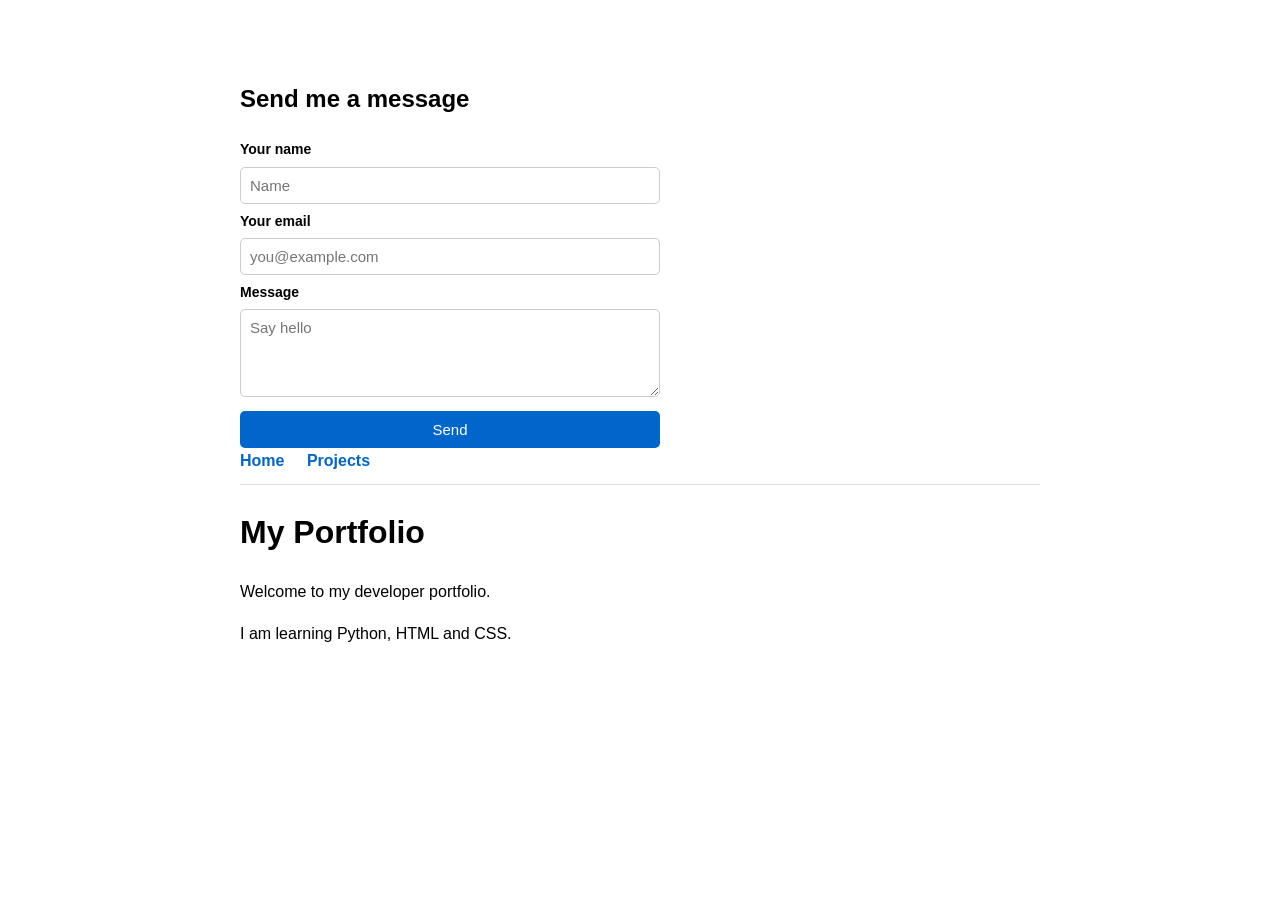
<file: LAB13/index.html>
<!DOCTYPE html>
<html>
<head>
    <meta charset="UTF-8">
    <meta name="viewport" content="width=device-width, initial-scale=1">
    <title>My Portfolio</title>
    <link rel="stylesheet" href="resume.css">
</head>

<section class="contact">
    <h2>Send me a message</h2>

    <form>
        <label for="name">Your name</label>
        <input id="name" type="text" placeholder="Name">

        <label for="email">Your email</label>
        <input id="email" type="email" placeholder="you@example.com">

        <label for="msg">Message</label>
        <textarea id="msg" rows="4" placeholder="Say hello"></textarea>

        <button type="button">Send</button>
    </form>
</section>

<body>

    <nav>
        <a href="index.html">Home</a>
        <a href="projects.html">Projects</a>
    </nav>

    <h1>My Portfolio</h1>
    <p>Welcome to my developer portfolio.</p>
    <p>I am learning Python, HTML and CSS.</p>

</body>
</html>
</file>
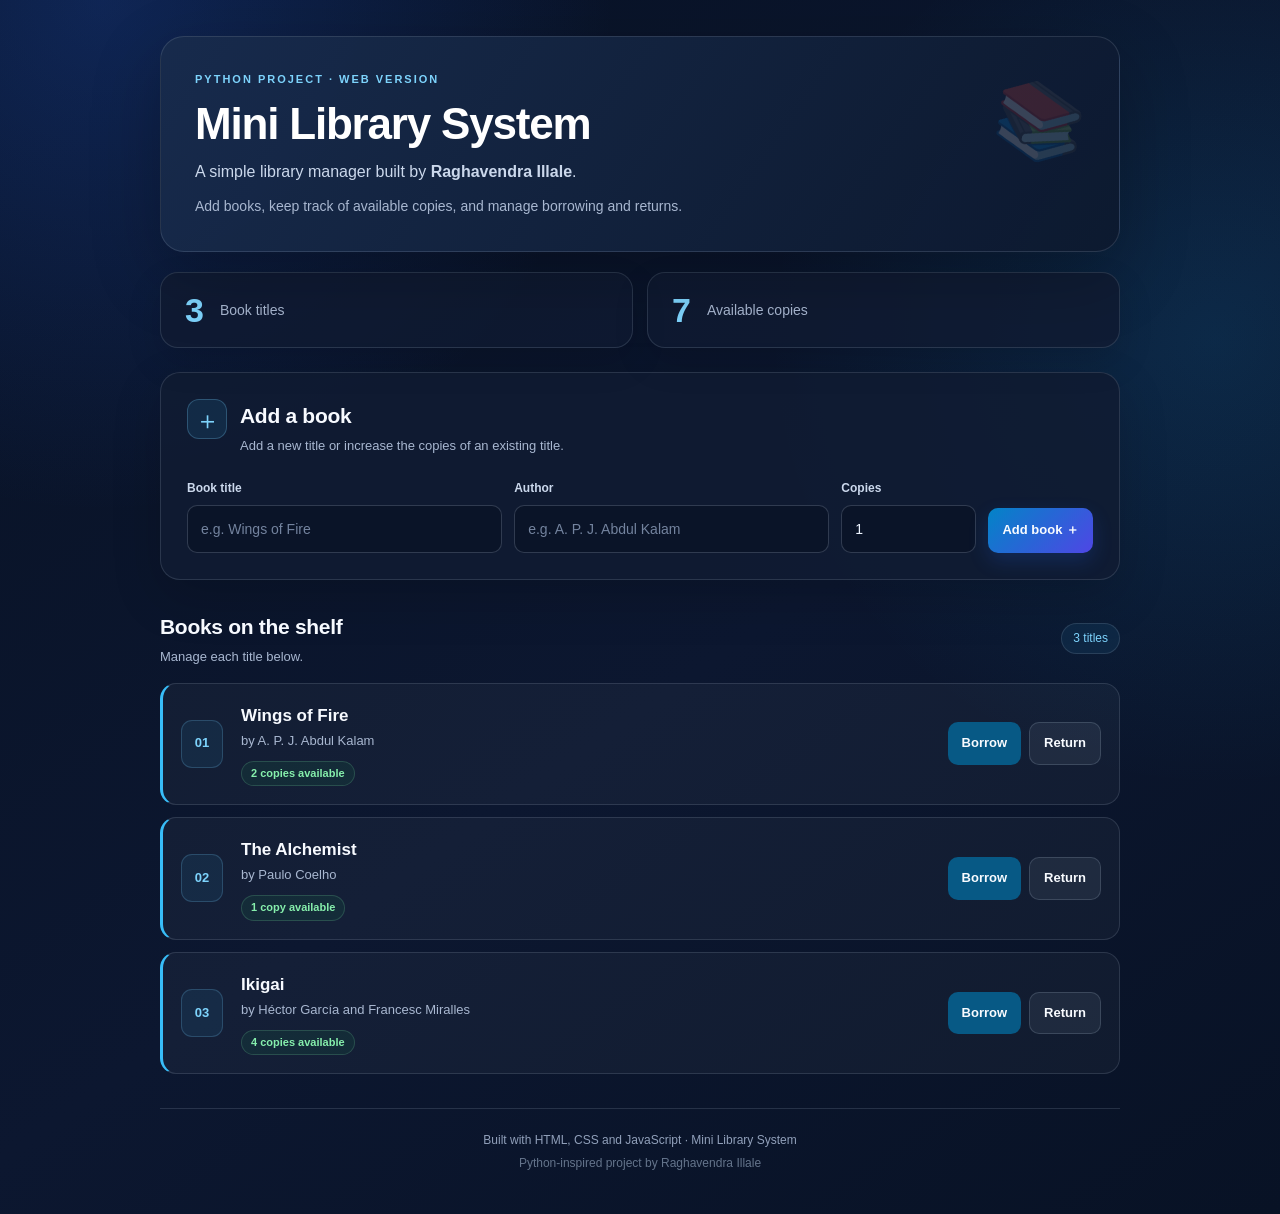
<file: library/index.html>
<!DOCTYPE html>
<html lang="en">
<head>
    <!-- Page metadata and stylesheet -->
    <meta charset="utf-8">
    <meta name="viewport" content="width=device-width, initial-scale=1">
    <meta name="theme-color" content="#081225">
    <title>Mini Library System | Raghavendra Illale</title>
    <link rel="stylesheet" href="style.css">
</head>
<body>
    <main class="container">
        <!-- Page title and introduction -->
        <header class="hero">
            <div class="eyebrow">PYTHON PROJECT · WEB VERSION</div>
            <h1>Mini Library System</h1>
            <p>A simple library manager built by <strong>Raghavendra Illale</strong>.</p>
            <p class="intro">Add books, keep track of available copies, and manage borrowing and returns.</p>
        </header>

        <!-- Live library totals -->
        <section class="stats" aria-label="Library statistics">
            <div class="stat">
                <span id="titleCount">0</span>
                <small>Book titles</small>
            </div>
            <div class="stat">
                <span id="copyCount">0</span>
                <small>Available copies</small>
            </div>
        </section>

        <!-- Form for adding books or copies -->
        <section class="panel" aria-labelledby="add-heading">
            <div class="section-heading">
                <span class="section-icon">＋</span>
                <div>
                    <h2 id="add-heading">Add a book</h2>
                    <p>Add a new title or increase the copies of an existing title.</p>
                </div>
            </div>
            <form id="bookForm" class="form">
                <label>
                    <span>Book title</span>
                    <input id="t" name="title" type="text" placeholder="e.g. Wings of Fire" required maxlength="100">
                </label>
                <label>
                    <span>Author</span>
                    <input id="a" name="author" type="text" placeholder="e.g. A. P. J. Abdul Kalam" required maxlength="100">
                </label>
                <label class="copies-field">
                    <span>Copies</span>
                    <input id="c" name="copies" type="number" value="1" min="1" max="999" step="1" required>
                </label>
                <button class="primary-button" type="submit">Add book <span aria-hidden="true">＋</span></button>
            </form>
            <p id="message" class="message" role="status" aria-live="polite"></p>
        </section>

        <!-- Current book collection -->
        <section class="shelf-section" aria-labelledby="shelf-heading">
            <div class="shelf-top">
                <div>
                    <h2 id="shelf-heading">Books on the shelf</h2>
                    <p class="section-subtitle">Manage each title below.</p>
                </div>
                <span id="shelfLabel" class="shelf-label">3 titles</span>
            </div>
            <div id="shelf" class="shelf"></div>
            <p id="emptyState" class="empty-state" hidden>Your library is empty. Add a book to get started.</p>
        </section>

        <!-- Project attribution -->
        <footer>
            <p>Built with HTML, CSS and JavaScript · Mini Library System</p>
            <p class="footer-sub">Python-inspired project by Raghavendra Illale</p>
        </footer>
    </main>
    <!-- Library interactions -->
    <script src="script.js"></script>
</body>
</html>
</file>
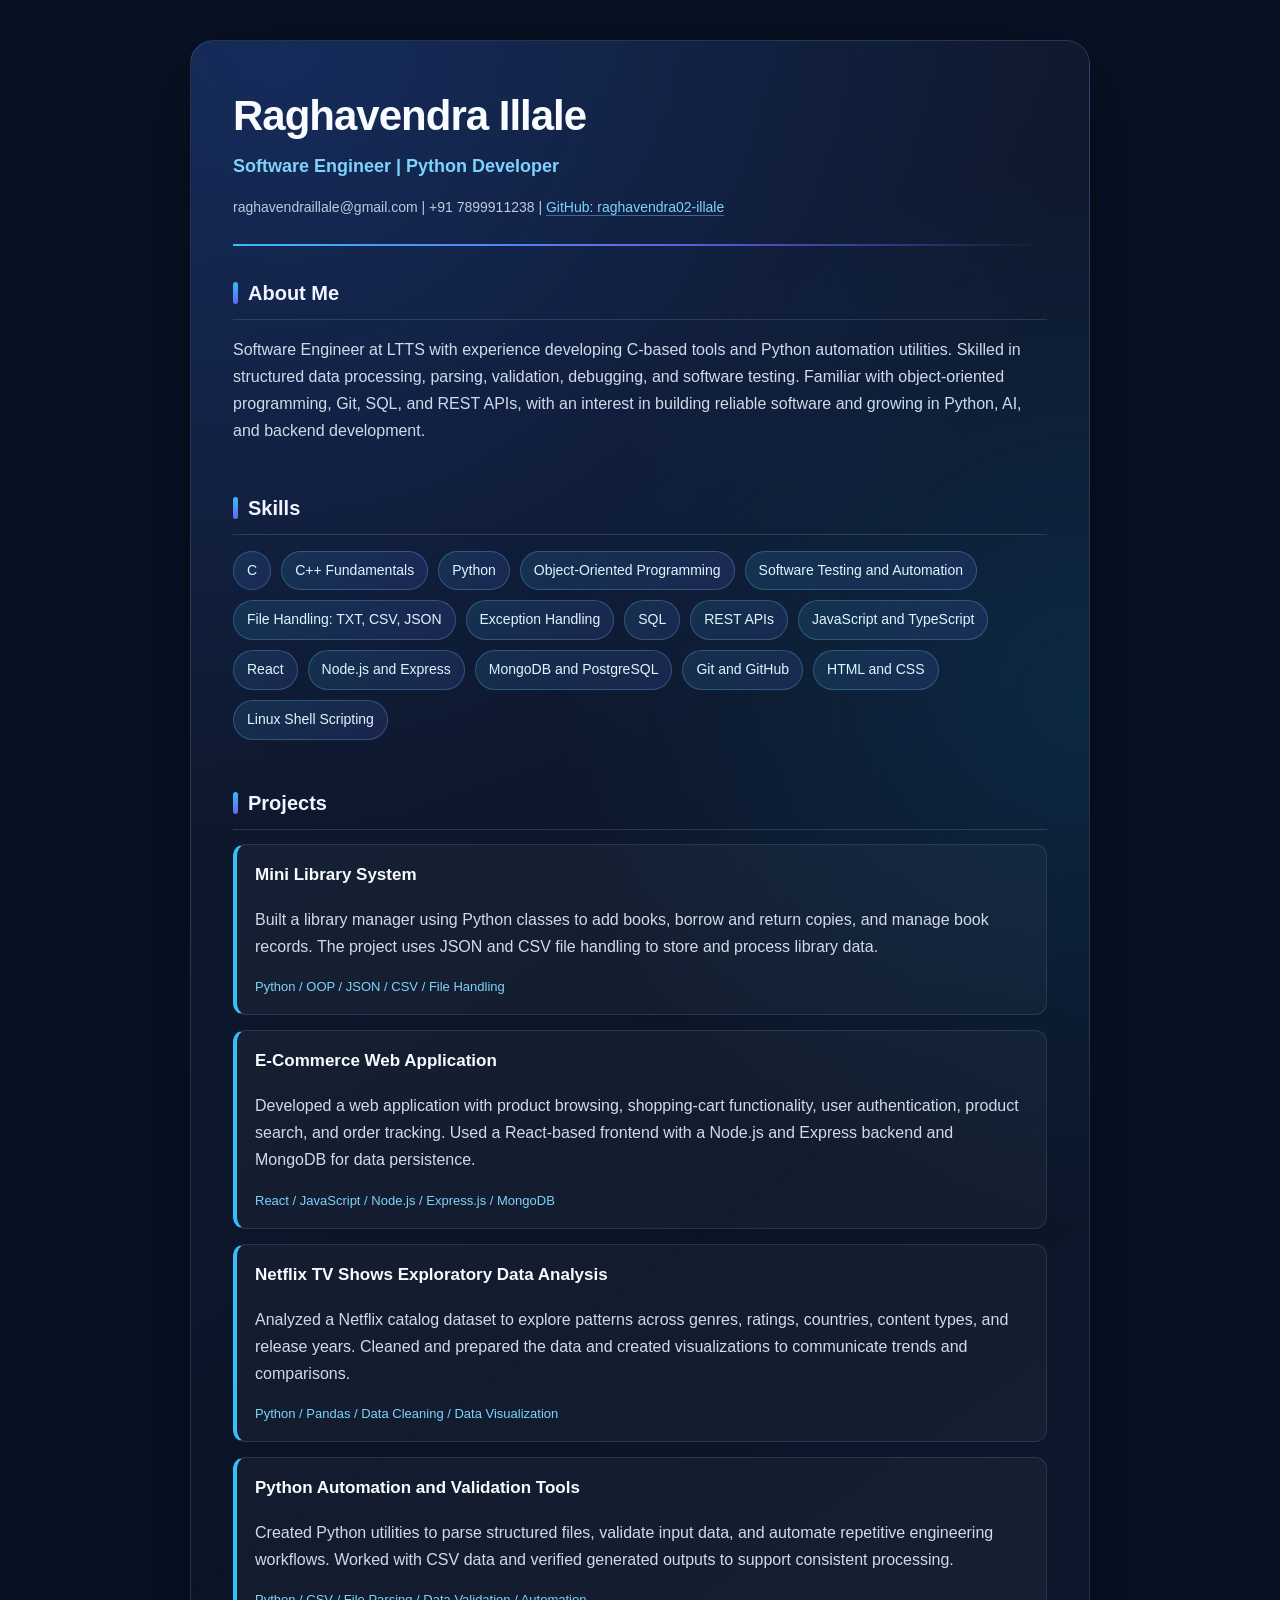
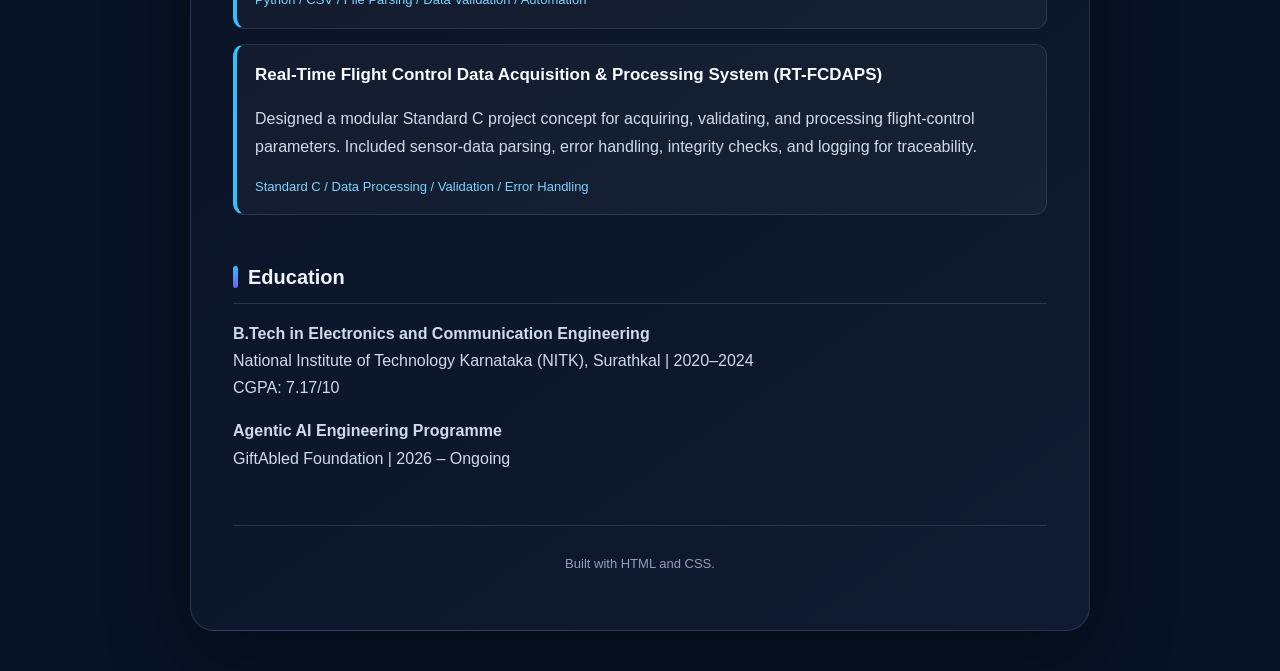
<file: resume/index.html>
<!DOCTYPE html>
<html lang="en">
<head>
    <meta charset="utf-8">
    <meta name="viewport" content="width=device-width, initial-scale=1">
    <title>Raghavendra Illale - Resume</title>
    <link rel="stylesheet" href="style.css">
</head>
<body>
    <header>
        <h1>Raghavendra Illale</h1>
        <p class="role">Software Engineer | Python Developer</p>
        <p class="contact">
            raghavendraillale@gmail.com | +91 7899911238 |
            <a href="https://github.com/raghavendra02-illale">GitHub: raghavendra02-illale</a>
        </p>
    </header>

    <section>
        <h2>About Me</h2>
        <p>
            Software Engineer at LTTS with experience developing C-based tools and Python automation utilities.
            Skilled in structured data processing, parsing, validation, debugging, and software testing.
            Familiar with object-oriented programming, Git, SQL, and REST APIs, with an interest in building
            reliable software and growing in Python, AI, and backend development.
        </p>
    </section>

    <section>
        <h2>Skills</h2>
        <ul class="skills">
            <li>C</li>
            <li>C++ Fundamentals</li>
            <li>Python</li>
            <li>Object-Oriented Programming</li>
            <li>Software Testing and Automation</li>
            <li>File Handling: TXT, CSV, JSON</li>
            <li>Exception Handling</li>
            <li>SQL</li>
            <li>REST APIs</li>
            <li>JavaScript and TypeScript</li>
            <li>React</li>
            <li>Node.js and Express</li>
            <li>MongoDB and PostgreSQL</li>
            <li>Git and GitHub</li>
            <li>HTML and CSS</li>
            <li>Linux Shell Scripting</li>
        </ul>
    </section>

    <section>
        <h2>Projects</h2>

        <div class="project">
            <h3>Mini Library System</h3>
            <p>
                Built a library manager using Python classes to add books, borrow and return copies,
                and manage book records. The project uses JSON and CSV file handling to store and
                process library data.
            </p>
            <p class="tags">Python / OOP / JSON / CSV / File Handling</p>
        </div>

        <div class="project">
            <h3>E-Commerce Web Application</h3>
            <p>
                Developed a web application with product browsing, shopping-cart functionality,
                user authentication, product search, and order tracking. Used a React-based frontend
                with a Node.js and Express backend and MongoDB for data persistence.
            </p>
            <p class="tags">React / JavaScript / Node.js / Express.js / MongoDB</p>
        </div>

        <div class="project">
            <h3>Netflix TV Shows Exploratory Data Analysis</h3>
            <p>
                Analyzed a Netflix catalog dataset to explore patterns across genres, ratings,
                countries, content types, and release years. Cleaned and prepared the data and
                created visualizations to communicate trends and comparisons.
            </p>
            <p class="tags">Python / Pandas / Data Cleaning / Data Visualization</p>
        </div>

        <div class="project">
            <h3>Python Automation and Validation Tools</h3>
            <p>
                Created Python utilities to parse structured files, validate input data, and automate
                repetitive engineering workflows. Worked with CSV data and verified generated outputs
                to support consistent processing.
            </p>
            <p class="tags">Python / CSV / File Parsing / Data Validation / Automation</p>
        </div>

        <div class="project">
            <h3>Real-Time Flight Control Data Acquisition &amp; Processing System (RT-FCDAPS)</h3>
            <p>
                Designed a modular Standard C project concept for acquiring, validating, and processing
                flight-control parameters. Included sensor-data parsing, error handling, integrity checks,
                and logging for traceability.
            </p>
            <p class="tags">Standard C / Data Processing / Validation / Error Handling</p>
        </div>
    </section>

    <section>
        <h2>Education</h2>
        <p><b>B.Tech in Electronics and Communication Engineering</b><br>
            National Institute of Technology Karnataka (NITK), Surathkal | 2020–2024<br>
            CGPA: 7.17/10</p>
        <p><b>Agentic AI Engineering Programme</b><br>
            GiftAbled Foundation | 2026 – Ongoing</p>
    </section>

    <footer>
        <p>Built with HTML and CSS.</p>
    </footer>
</body>
</html>
</file>
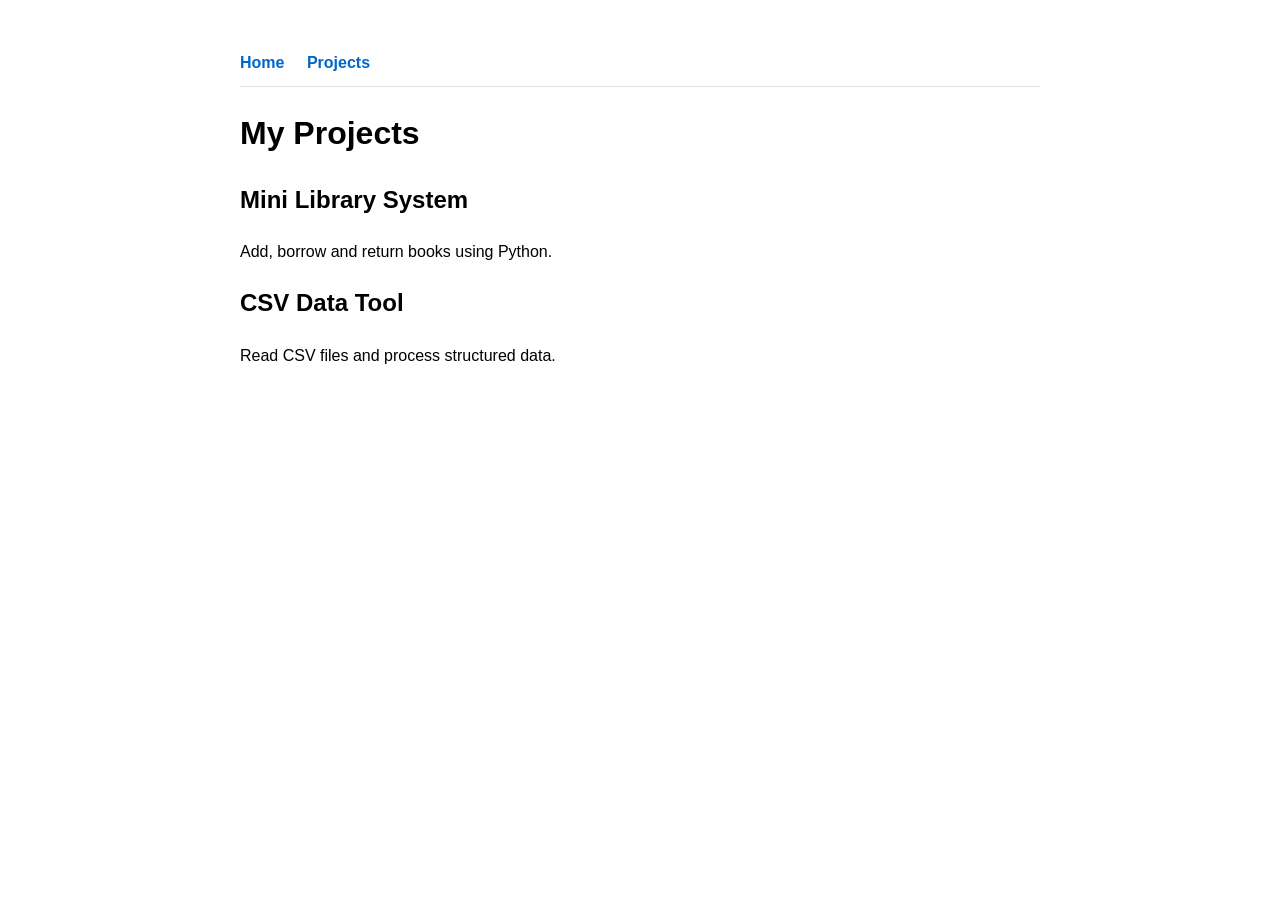
<file: LAB13/projects.html>
<!DOCTYPE html>
<html>
<head>
    <meta charset="UTF-8">
    <meta name="viewport" content="width=device-width, initial-scale=1">
    <title>My Projects</title>
    <link rel="stylesheet" href="resume.css">
</head>
<body>

    <nav>
        <a href="index.html">Home</a>
        <a href="projects.html">Projects</a>
    </nav>

    <h1>My Projects</h1>

    <h2>Mini Library System</h2>
    <p>Add, borrow and return books using Python.</p>

    <h2>CSV Data Tool</h2>
    <p>Read CSV files and process structured data.</p>

</body>
</html>
</file>
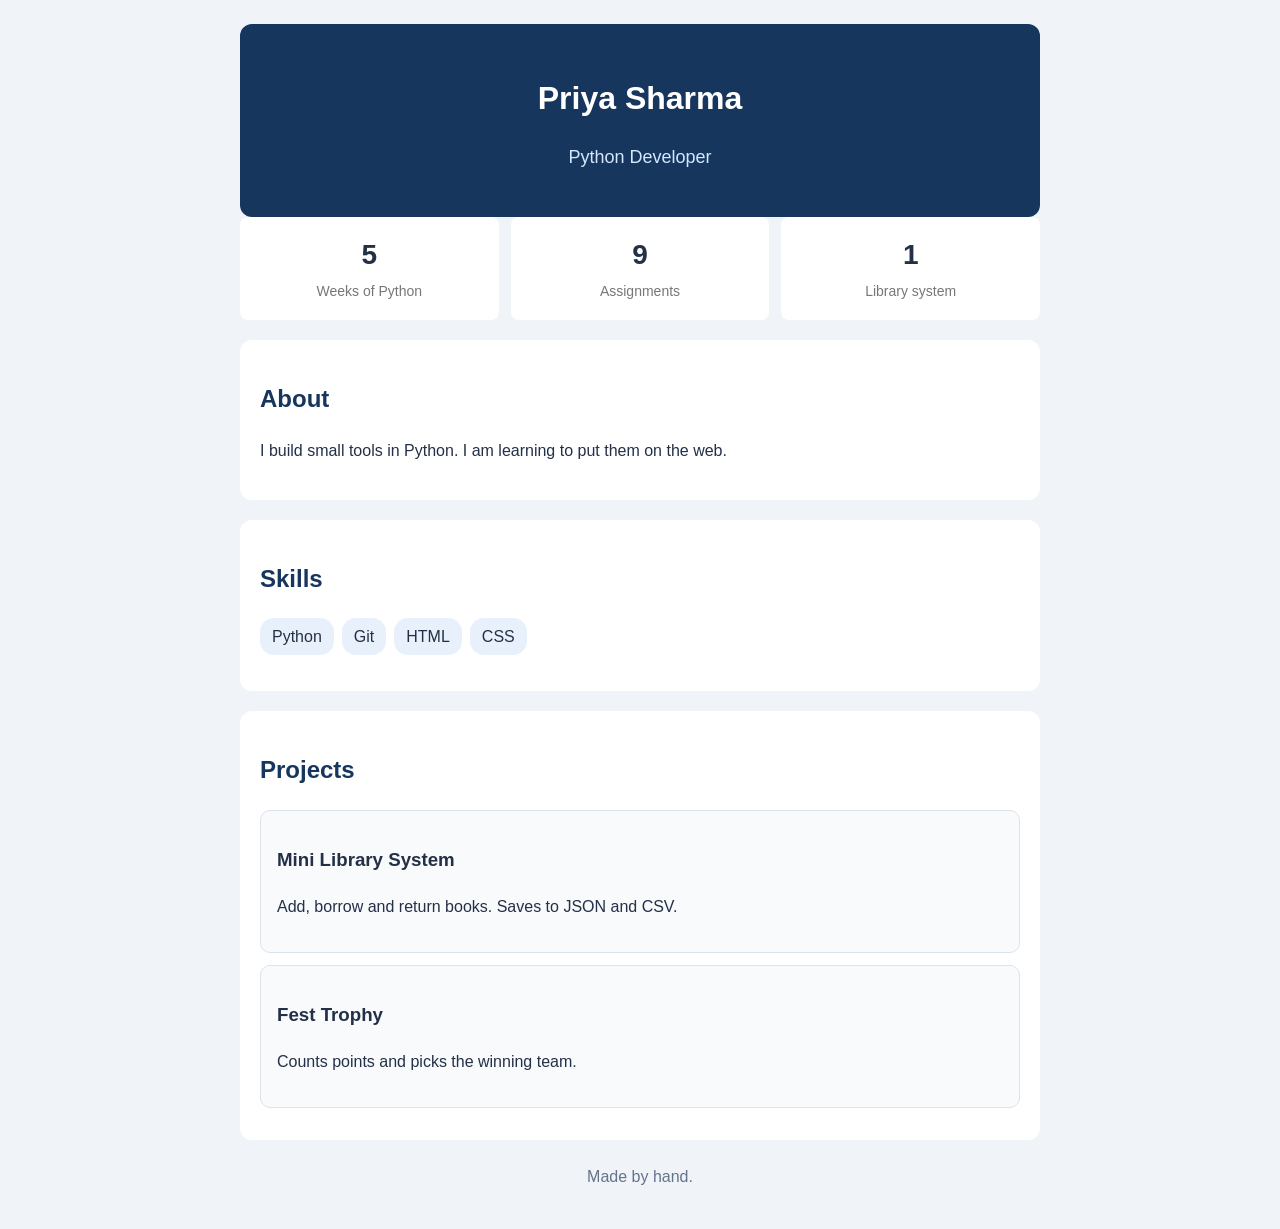
<file: LAB13/styleme.html>
<!DOCTYPE html>
<html>

<head>
    <meta charset="utf-8">
    <meta name="viewport" content="width=device-width, initial-scale=1">
    <title>Style Me</title>
    <link rel="stylesheet" href="mystyle.css">
</head>

<body>
    <header>
        <h1>Priya Sharma</h1>
        <p class="role">Python Developer</p>
    </header>

    <section class="facts">
        <div class="fact">
            <b>5</b>
            <span>Weeks of Python</span>
        </div>

        <div class="fact">
            <b>9</b>
            <span>Assignments</span>
        </div>

        <div class="fact">
            <b>1</b>
            <span>Library system</span>
        </div>
    </section>

    <section class="about">
        <h2>About</h2>
        <p>I build small tools in Python. I am learning to put them on the web.</p>
    </section>
    <section class="skills">
        <h2>Skills</h2>
        <ul>
            <li>Python</li>
            <li>Git</li>
            <li>HTML</li>
            <li>CSS</li>
        </ul>
    </section>
    <section class="projects">
        <h2>Projects</h2>
        <div class="card">
            <h3>Mini Library System</h3>
            <p>Add, borrow and return books. Saves to JSON and CSV.</p>
        </div>
        <div class="card">
            <h3>Fest Trophy</h3>
            <p>Counts points and picks the winning team.</p>
        </div>
    </section>
    <footer>
        <p>Made by hand.</p>
    </footer>
</body>

</html>
</file>
<file: LAB13/resume.css>
body {
    max-width: 800px;
    margin: 30px auto;
    padding: 20px;
    font-family: Arial, sans-serif;
    line-height: 1.6;
}

nav {
    margin-bottom: 20px;
    padding-bottom: 10px;
    border-bottom: 1px solid #dddddd;
}

nav a {
    margin-right: 18px;
    text-decoration: none;
    font-weight: bold;
    color: #0066cc;
}


.contact {
    margin-top: 30px;
}

form {
    display: flex;
    flex-direction: column;
    gap: 6px;
    max-width: 420px;
}

label {
    font-size: 14px;
    font-weight: bold;
}

input, textarea {
    padding: 9px;
    border: 1px solid #cccccc;
    border-radius: 5px;
    font-size: 15px;
    font-family: inherit;
}

button {
    margin-top: 8px;
    padding: 10px;
    background: #0066cc;
    color: white;
    border: none;
    border-radius: 5px;
    font-size: 15px;
    cursor: pointer;
}
</file>
<file: library/style.css>
/* Modern dark-gradient theme for the Mini Library System */
:root {
    color-scheme: dark;
    --bg: #081225;
    --panel: rgba(17, 28, 51, 0.88);
    --panel-soft: rgba(255, 255, 255, 0.035);
    --text: #edf4ff;
    --muted: #a8b7d0;
    --cyan: #7dd3fc;
    --blue: #60a5fa;
    --border: rgba(148, 163, 184, 0.2);
    --green: #86efac;
    --red: #fca5a5;
}

* { box-sizing: border-box; }

html { min-height: 100%; background: var(--bg); }

body {
    min-height: 100vh;
    margin: 0;
    padding: 36px 20px;
    font-family: Inter, "Segoe UI", Arial, Helvetica, sans-serif;
    line-height: 1.6;
    color: var(--text);
    background:
        radial-gradient(circle at 8% 0%, rgba(37, 99, 235, .24), transparent 32rem),
        radial-gradient(circle at 95% 28%, rgba(14, 165, 233, .13), transparent 28rem),
        linear-gradient(145deg, #081225, #0c1730 55%, #081225);
}

.container { max-width: 960px; margin: 0 auto; }

.hero {
    position: relative;
    overflow: hidden;
    padding: 34px;
    margin-bottom: 20px;
    border: 1px solid var(--border);
    border-radius: 24px;
    background: linear-gradient(125deg, rgba(24, 43, 76, .96), rgba(13, 25, 47, .94));
    box-shadow: 0 24px 70px rgba(0, 0, 0, .24);
}

.hero::after {
    content: "📚";
    position: absolute;
    right: 34px;
    top: 26px;
    font-size: clamp(42px, 7vw, 74px);
    opacity: .18;
    transform: rotate(9deg);
}

.eyebrow {
    margin-bottom: 10px;
    color: var(--cyan);
    font-size: 11px;
    font-weight: 800;
    letter-spacing: 2px;
}

h1 {
    margin: 0;
    font-size: clamp(30px, 5vw, 44px);
    line-height: 1.15;
    letter-spacing: -1.2px;
    color: #fff;
}

.hero p { margin: 10px 0 0; color: #cbd8ec; }
.hero .intro { max-width: 620px; color: var(--muted); font-size: 14px; }

.stats {
    display: grid;
    grid-template-columns: repeat(2, minmax(0, 1fr));
    gap: 14px;
    margin: 18px 0 24px;
}

.stat {
    display: flex;
    align-items: center;
    gap: 16px;
    padding: 20px 24px;
    border: 1px solid var(--border);
    border-radius: 18px;
    background: rgba(17, 28, 51, .82);
    box-shadow: 0 14px 35px rgba(0, 0, 0, .13);
}

.stat span {
    color: var(--cyan);
    font-size: 34px;
    font-weight: 800;
    line-height: 1;
    font-variant-numeric: tabular-nums;
}

.stat small { color: var(--muted); font-size: 14px; }

.panel {
    padding: 26px;
    margin-bottom: 30px;
    border: 1px solid var(--border);
    border-radius: 20px;
    background: var(--panel);
    box-shadow: 0 18px 50px rgba(0, 0, 0, .16);
}

.section-heading { display: flex; align-items: flex-start; gap: 13px; margin-bottom: 22px; }
.section-icon {
    display: grid;
    place-items: center;
    width: 40px;
    height: 40px;
    flex: 0 0 40px;
    border: 1px solid rgba(125, 211, 252, .25);
    border-radius: 12px;
    color: var(--cyan);
    background: rgba(56, 189, 248, .1);
    font-size: 25px;
}
h2 { margin: 0; color: #f7faff; font-size: 21px; letter-spacing: -.3px; }
.section-heading p, .section-subtitle { margin: 3px 0 0; color: var(--muted); font-size: 13px; }

.form {
    display: grid;
    grid-template-columns: 1.4fr 1.4fr .6fr auto;
    align-items: end;
    gap: 12px;
}
.form label { display: flex; min-width: 0; flex-direction: column; gap: 7px; }
.form label span { color: #cbd8ec; font-size: 12px; font-weight: 700; }

.form input {
    width: 100%;
    min-width: 0;
    padding: 12px 13px;
    border: 1px solid rgba(148, 163, 184, .28);
    border-radius: 10px;
    outline: none;
    background: #0a1428;
    color: var(--text);
    font: inherit;
    font-size: 14px;
    transition: border-color .2s, box-shadow .2s;
}
.form input::placeholder { color: #73839e; }
.form input:focus { border-color: var(--blue); box-shadow: 0 0 0 3px rgba(96, 165, 250, .13); }

button {
    border: 0;
    border-radius: 10px;
    padding: 10px 14px;
    color: #f8fbff;
    font: inherit;
    font-size: 13px;
    font-weight: 700;
    cursor: pointer;
    transition: transform .18s ease, background .18s ease, opacity .18s ease;
}
button:hover:not(:disabled) { transform: translateY(-1px); }
button:focus-visible { outline: 2px solid var(--cyan); outline-offset: 3px; }
button:disabled { cursor: not-allowed; opacity: .4; }

.primary-button {
    min-height: 45px;
    white-space: nowrap;
    background: linear-gradient(135deg, #0284c7, #4f46e5);
    box-shadow: 0 8px 20px rgba(37, 99, 235, .2);
}
.primary-button:hover { background: linear-gradient(135deg, #0ea5e9, #6366f1); }

.message { min-height: 0; margin: 12px 0 0; font-size: 13px; }
.message:empty { display: none; }
.message.success { color: var(--green); }
.message.error { color: var(--red); }

.shelf-section { margin-top: 28px; }
.shelf-top { display: flex; align-items: center; justify-content: space-between; gap: 12px; margin-bottom: 15px; }
.shelf-label {
    padding: 5px 11px;
    border: 1px solid var(--border);
    border-radius: 999px;
    color: var(--cyan);
    background: rgba(56, 189, 248, .08);
    font-size: 12px;
    white-space: nowrap;
}

.shelf { display: grid; gap: 12px; }
.book-card {
    display: grid;
    grid-template-columns: 44px minmax(0, 1fr) auto;
    align-items: center;
    gap: 16px;
    padding: 18px;
    border: 1px solid var(--border);
    border-left: 3px solid #38bdf8;
    border-radius: 16px;
    background: var(--panel-soft);
    transition: border-color .2s ease, transform .2s ease, background .2s ease;
}
.book-card:hover { transform: translateY(-2px); border-color: rgba(125, 211, 252, .42); background: rgba(255, 255, 255, .055); }
.book-number {
    display: grid;
    place-items: center;
    width: 42px;
    height: 48px;
    border: 1px solid rgba(125, 211, 252, .2);
    border-radius: 11px;
    background: rgba(56, 189, 248, .08);
    color: var(--cyan);
    font-size: 13px;
    font-weight: 800;
}
.book-details { min-width: 0; }
.book-details h3 { margin: 0; overflow-wrap: anywhere; color: #f7faff; font-size: 17px; }
.author { margin: 2px 0 7px; overflow-wrap: anywhere; color: var(--muted); font-size: 13px; }
.availability {
    display: inline-block;
    padding: 3px 9px;
    border: 1px solid rgba(134, 239, 172, .18);
    border-radius: 999px;
    color: var(--green);
    background: rgba(34, 197, 94, .08);
    font-size: 11px;
    font-weight: 700;
}
.availability.unavailable { border-color: rgba(252, 165, 165, .2); color: var(--red); background: rgba(239, 68, 68, .08); }
.book-actions { display: flex; flex-wrap: wrap; justify-content: flex-end; gap: 8px; }
.borrow-button { background: #075985; }
.borrow-button:hover:not(:disabled) { background: #0369a1; }
.return-button { border: 1px solid rgba(148, 163, 184, .25); background: rgba(148, 163, 184, .1); }
.return-button:hover { background: rgba(148, 163, 184, .2); }

.empty-state {
    padding: 28px;
    border: 1px dashed rgba(148, 163, 184, .3);
    border-radius: 14px;
    color: var(--muted);
    text-align: center;
}
footer { margin: 34px 0 4px; padding-top: 18px; border-top: 1px solid var(--border); color: #91a0ba; text-align: center; font-size: 12px; }
footer p { margin: 4px 0; }
.footer-sub { color: #64748b; }

@media (max-width: 760px) {
    body { padding: 20px 12px; }
    .hero { padding: 26px 22px; }
    .hero::after { right: 18px; top: 20px; font-size: 42px; }
    .form { grid-template-columns: 1fr 1fr; }
    .copies-field { grid-column: span 1; }
    .primary-button { align-self: end; }
    .panel { padding: 20px; }
}

@media (max-width: 520px) {
    .stats { gap: 9px; }
    .stat { flex-direction: column; align-items: flex-start; gap: 7px; padding: 15px; }
    .stat span { font-size: 29px; }
    .form { grid-template-columns: 1fr; }
    .book-card { grid-template-columns: 36px minmax(0, 1fr); gap: 12px; padding: 14px; }
    .book-number { width: 36px; height: 42px; }
    .book-actions { grid-column: 2; justify-content: flex-start; }
    .book-details h3 { font-size: 16px; }
    .shelf-top { align-items: flex-start; }
}

@media (prefers-reduced-motion: reduce) {
    *, *::before, *::after { transition: none !important; }
}
</file>
<file: resume/style.css>
/* ---- Modern resume theme ---- */
* {
    box-sizing: border-box;
}

html {
    min-height: 100%;
    background: #081225;
}

body {
    font-family: "Inter", "Segoe UI", Arial, Helvetica, sans-serif;
    line-height: 1.7;
    color: #e8eefc;
    max-width: 900px;
    margin: 40px auto;
    padding: 42px;
    background:
        radial-gradient(circle at 10% 0%, rgba(37, 99, 235, 0.22), transparent 34%),
        radial-gradient(circle at 100% 30%, rgba(14, 165, 233, 0.13), transparent 30%),
        linear-gradient(145deg, #111c33 0%, #0b1427 55%, #101b31 100%);
    border: 1px solid rgba(148, 163, 184, 0.2);
    border-radius: 24px;
    box-shadow: 0 25px 80px rgba(0, 0, 0, 0.4);
}

/* ---- Header ---- */
header {
    position: relative;
    padding: 8px 0 24px;
    margin-bottom: 28px;
    border-bottom: 2px solid transparent;
    border-image: linear-gradient(90deg, #38bdf8, #6366f1, transparent) 1;
}

h1 {
    margin: 0;
    font-size: clamp(30px, 5vw, 42px);
    line-height: 1.2;
    letter-spacing: -1px;
    color: #f8fbff;
}

.role {
    margin: 10px 0;
    font-size: 18px;
    font-weight: 600;
    color: #7dd3fc;
}

.contact {
    margin: 14px 0 0;
    font-size: 14px;
    color: #bdc9df;
    overflow-wrap: anywhere;
}

a {
    color: #7dd3fc;
    text-decoration: none;
    border-bottom: 1px solid rgba(125, 211, 252, 0.4);
    transition: color 0.2s ease, border-color 0.2s ease;
}

a:hover {
    color: #ffffff;
    border-color: #ffffff;
}

/* ---- Sections ---- */
section {
    margin: 26px 0;
    padding: 2px 0;
}

h2 {
    display: flex;
    align-items: center;
    gap: 10px;
    margin: 0 0 14px;
    padding-bottom: 9px;
    font-size: 20px;
    color: #f1f5ff;
    border-bottom: 1px solid rgba(148, 163, 184, 0.22);
}

h2::before {
    content: "";
    display: inline-block;
    width: 5px;
    height: 22px;
    flex: 0 0 5px;
    border-radius: 5px;
    background: linear-gradient(180deg, #38bdf8, #6366f1);
}

p {
    color: #d1daeb;
}

/* ---- Skills chips ---- */
.skills {
    list-style: none;
    padding: 0;
    display: flex;
    flex-wrap: wrap;
    gap: 10px;
}

.skills li {
    color: #dff5ff;
    background: linear-gradient(135deg, rgba(56, 189, 248, 0.13), rgba(99, 102, 241, 0.15));
    border: 1px solid rgba(125, 211, 252, 0.25);
    padding: 7px 13px;
    border-radius: 999px;
    font-size: 14px;
    transition: transform 0.2s ease, background 0.2s ease;
}

.skills li:hover {
    transform: translateY(-2px);
    background: rgba(56, 189, 248, 0.2);
}

/* ---- Project cards ---- */
.project {
    border: 1px solid rgba(148, 163, 184, 0.18);
    border-left: 4px solid #38bdf8;
    background: rgba(255, 255, 255, 0.035);
    padding: 16px 18px;
    margin-bottom: 15px;
    border-radius: 12px;
    transition: border-color 0.2s ease, transform 0.2s ease;
}

.project:hover {
    transform: translateY(-2px);
    border-color: rgba(56, 189, 248, 0.55);
}

.project h3 {
    margin: 0 0 6px;
    font-size: 17px;
    color: #f8fbff;
}

.tags {
    font-size: 13px;
    color: #7dd3fc;
    margin: 6px 0 0;
}

/* ---- Footer ---- */
footer {
    margin-top: 35px;
    border-top: 1px solid rgba(148, 163, 184, 0.2);
    padding-top: 14px;
    font-size: 13px;
    color: #91a0ba;
    text-align: center;
}

footer p {
    color: inherit;
}

/* ---- Phone and tablet layout ---- */
@media (max-width: 600px) {
    body {
        margin: 12px;
        padding: 22px 18px;
        border-radius: 16px;
    }

    h1 {
        font-size: 29px;
    }

    .role {
        font-size: 16px;
    }

    .contact {
        font-size: 13px;
        line-height: 1.9;
    }

    h2 {
        font-size: 18px;
    }

    .skills {
        gap: 8px;
    }

    .skills li {
        font-size: 13px;
        padding: 6px 10px;
    }
}

/* ---- Respect reduced-motion settings ---- */
@media (prefers-reduced-motion: reduce) {
    *,
    *::before,
    *::after {
        transition: none !important;
        scroll-behavior: auto !important;
    }
}
</file>
<file: LAB13/mystyle.css>
body {
    max-width: 800px;
    margin: 0 auto;
    padding: 24px;
    font-family: Arial, sans-serif;
    line-height: 1.6;
    background: #f0f4f8;
    color: #243047;
}

header {
    background: #17365d;
    color: white;
    padding: 28px;
    border-radius: 12px;
    text-align: center;
}

header h1 {
    margin-bottom: 4px;
}

.role {
    color: #d5e7ff;
    font-size: 18px;
}

.about, .skills, .projects {
    background: white;
    margin-top: 20px;
    padding: 20px;
    border-radius: 12px;
}

h2 {
    color: #17365d;
}

.skills ul {
    list-style: none;
    padding: 0;
    display: flex;
    flex-wrap: wrap;
    gap: 8px;
}

.skills li {
    background: #e8f1fb;
    padding: 6px 12px;
    border-radius: 14px;
}

.card {
    background: #f8fafc;
    padding: 16px;
    margin: 12px 0;
    border: 1px solid #dbe3ed;
    border-radius: 10px;
}

footer {
    text-align: center;
    color: #64748b;
    margin-top: 24px;
}



.facts {
    display: flex;
    flex-wrap: wrap;
    gap: 12px;
}

.fact {
    flex: 1;
    min-width: 120px;
    background: #ffffff;
    padding: 16px;
    border-radius: 8px;
    text-align: center;
}

.fact b {
    display: block;
    font-size: 28px;
}

.fact span {
    color: #777777;
    font-size: 14px;
}
</file>
